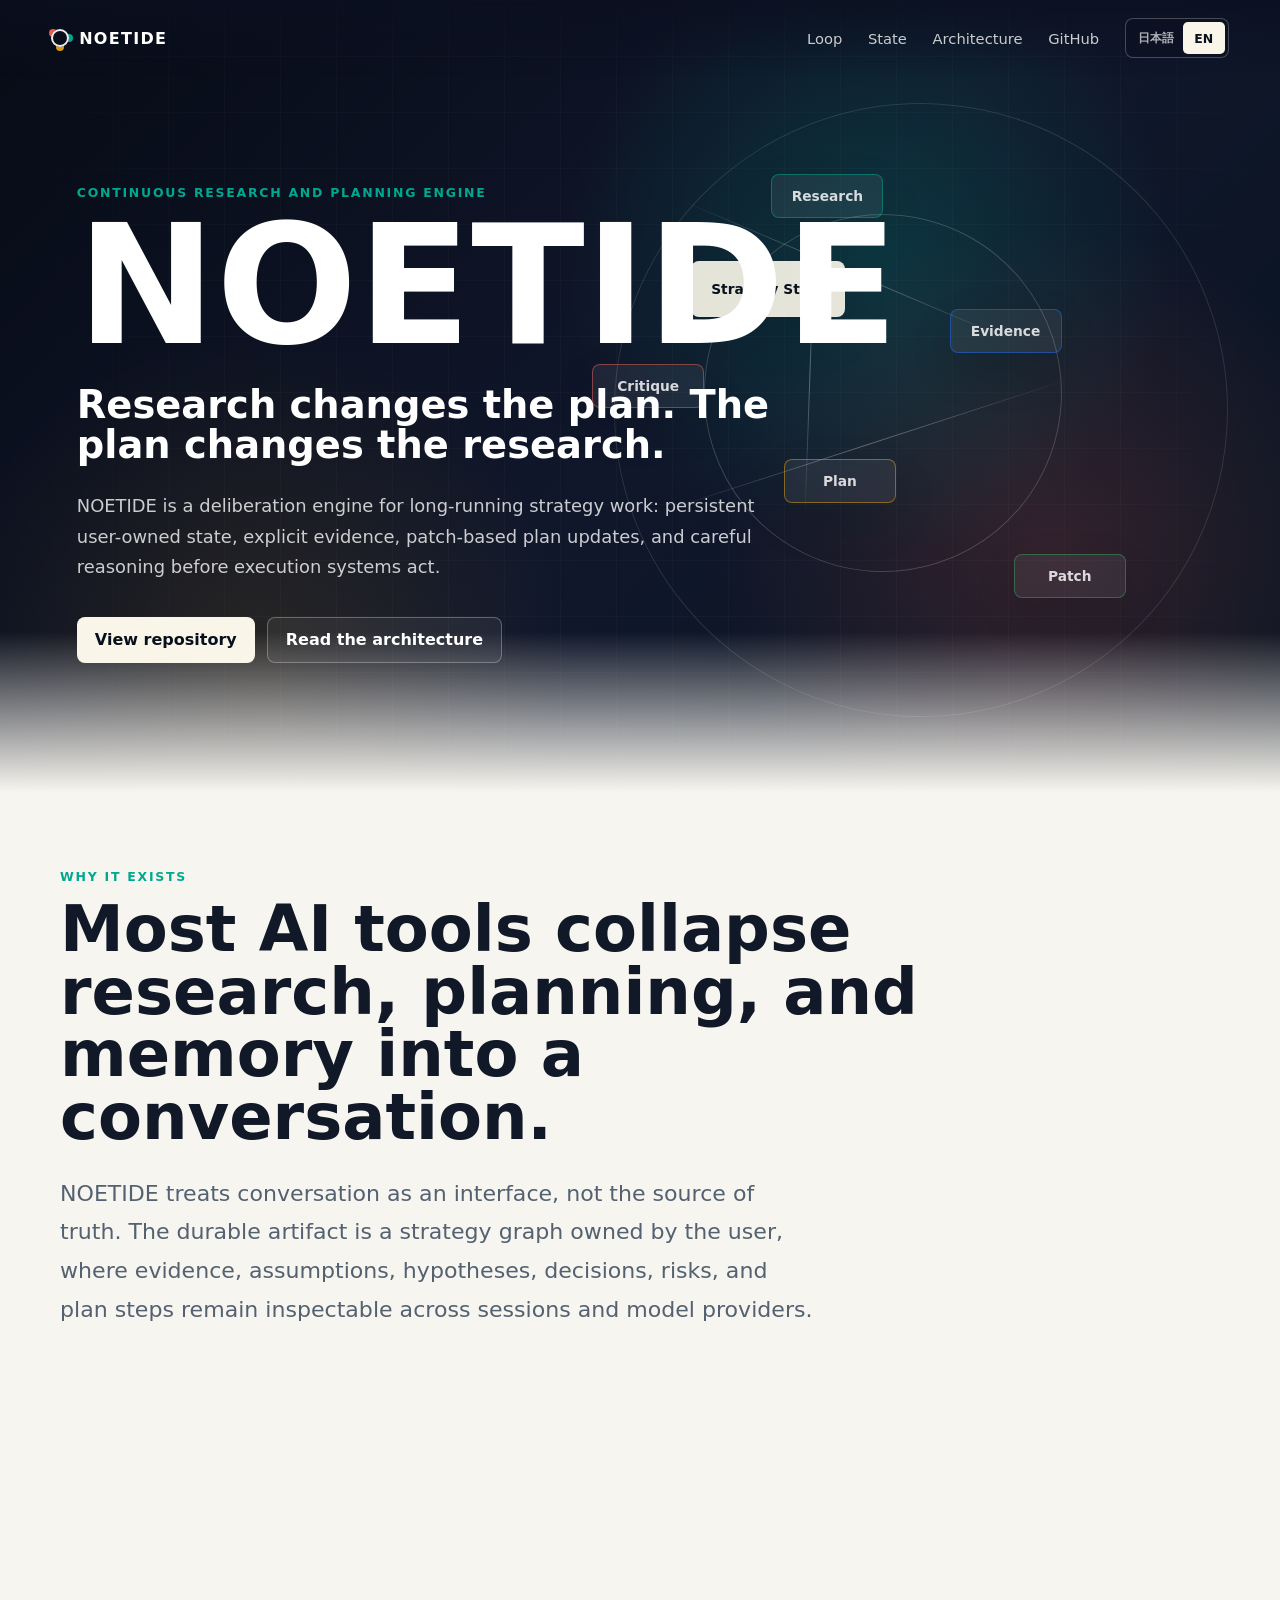
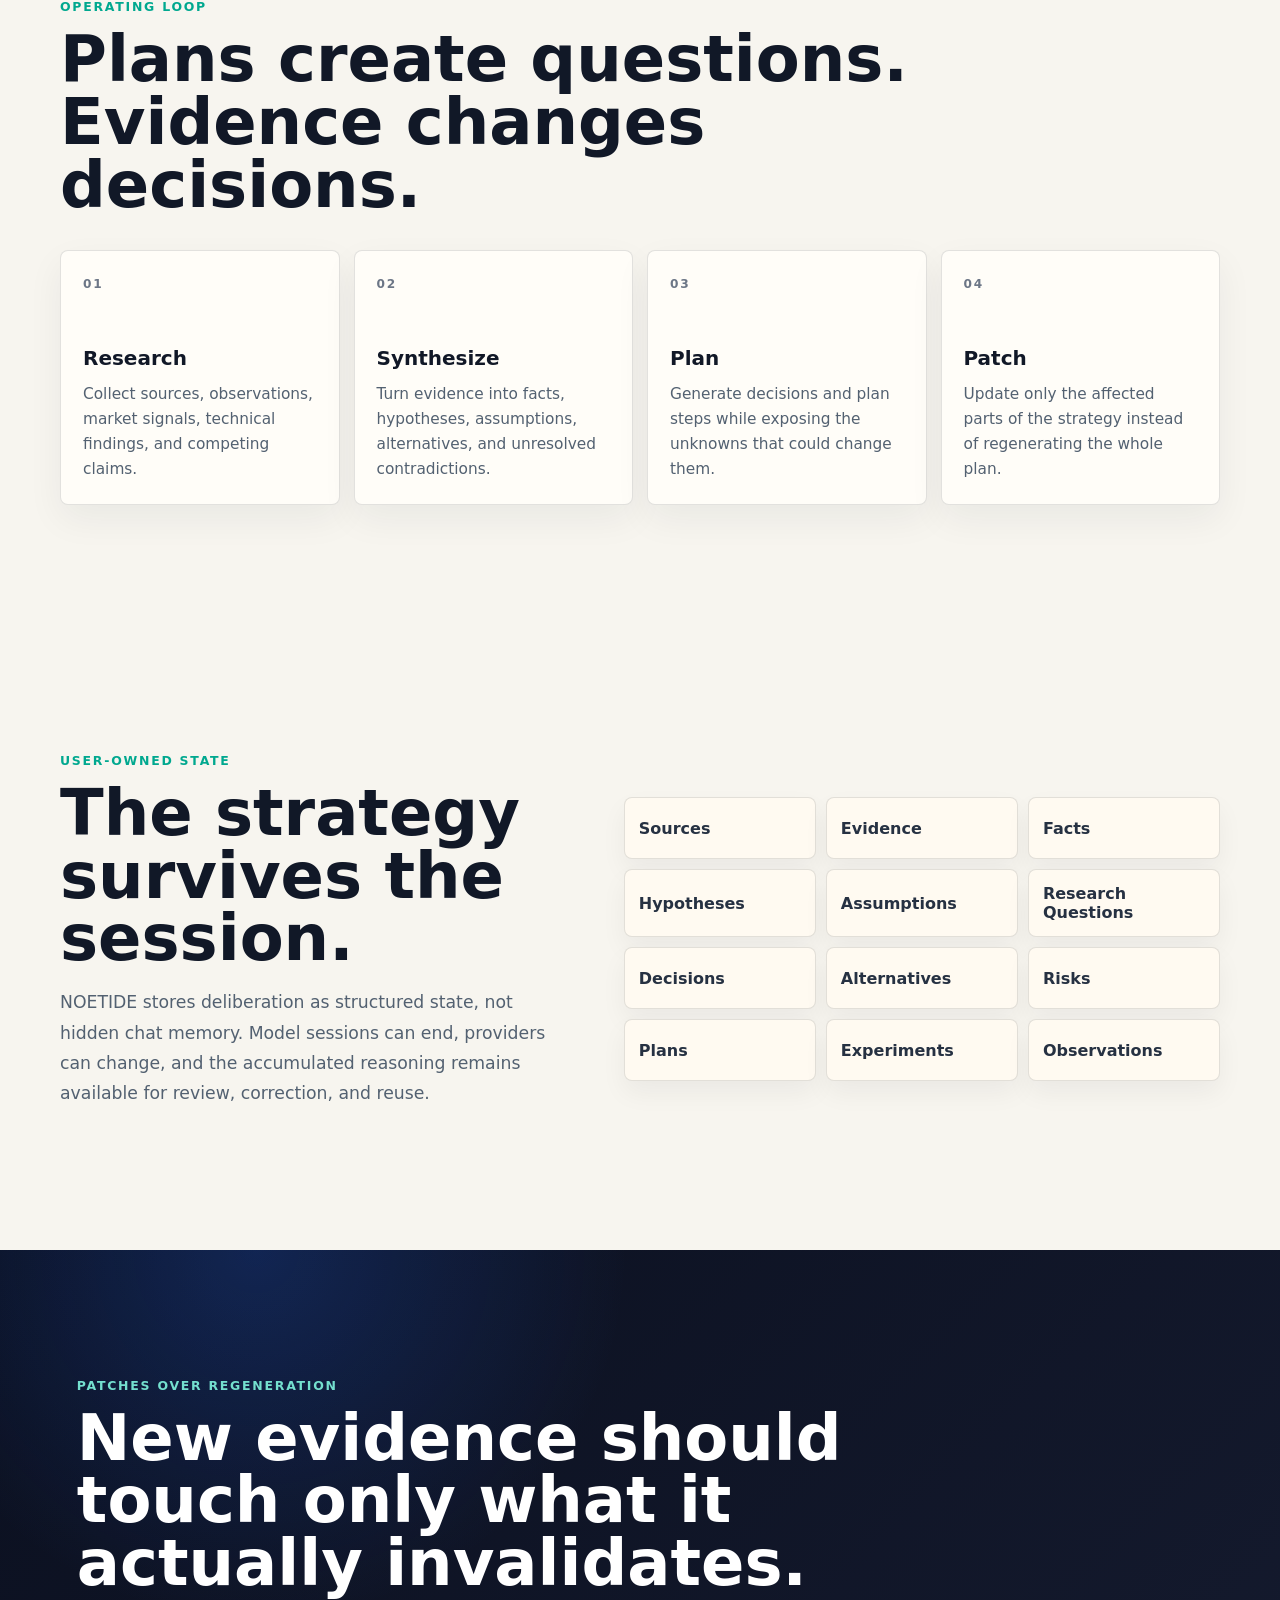
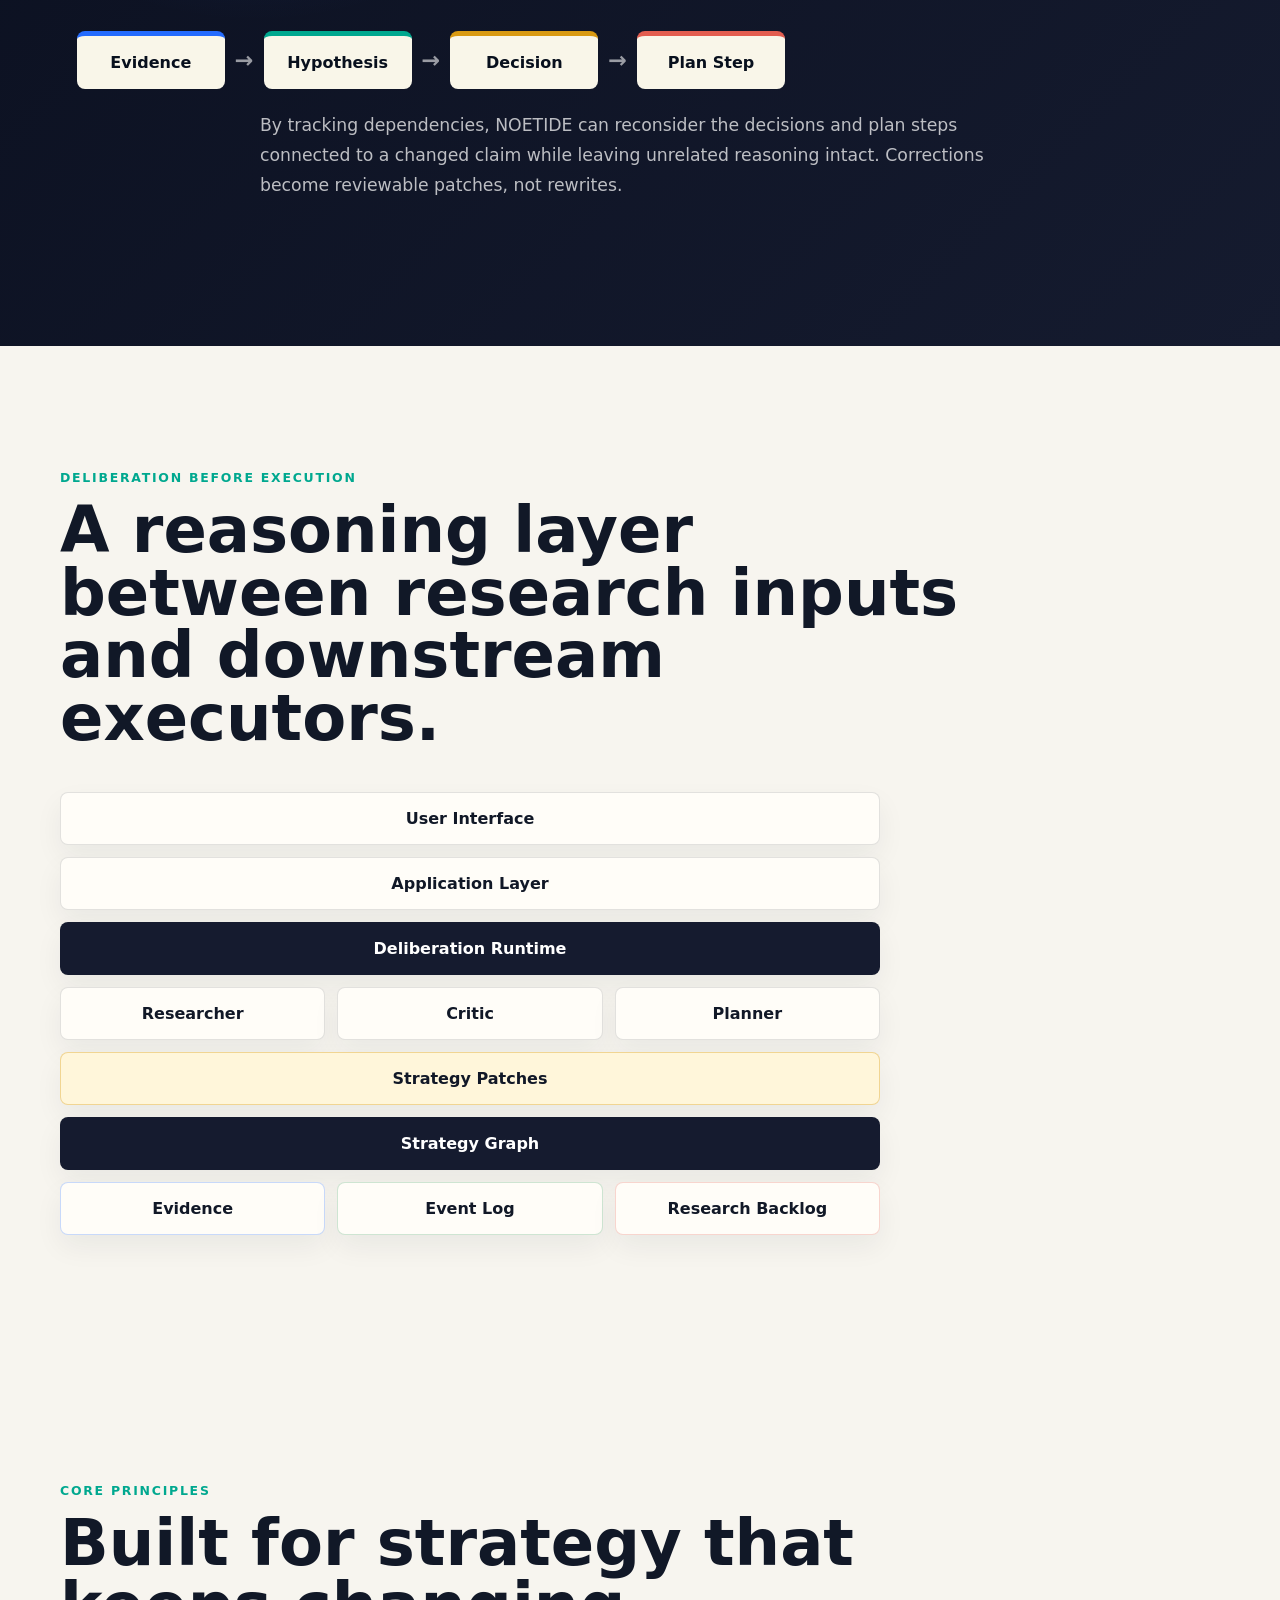
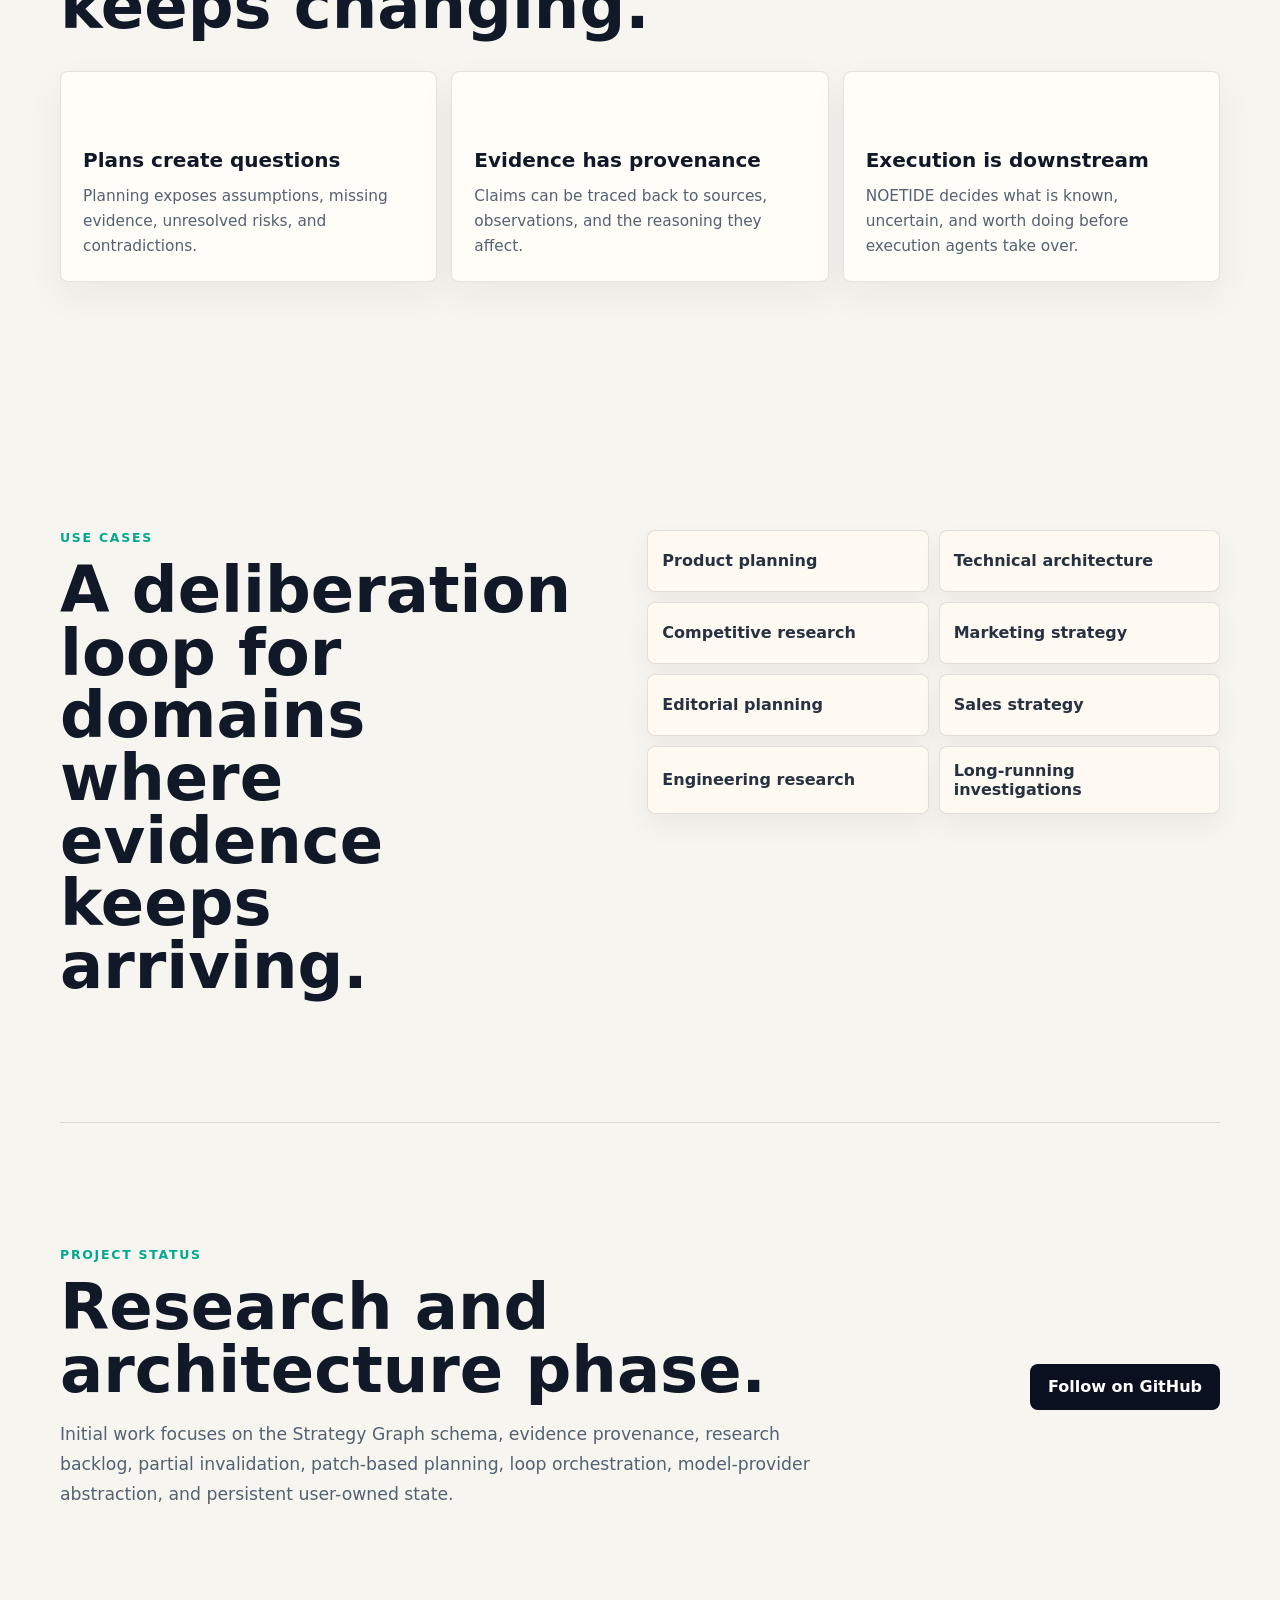
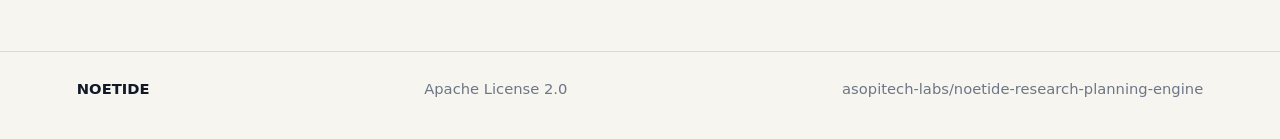
<file: index.html>
<!doctype html>
<html lang="en">
  <head>
    <meta charset="utf-8" />
    <meta name="viewport" content="width=device-width, initial-scale=1" />
    <title>NOETIDE | Continuous Research and Planning Engine</title>
    <meta
      name="description"
      content="NOETIDE is a continuous research and planning engine where research changes the plan and the plan changes the research."
    />
    <meta property="og:title" content="NOETIDE" />
    <meta
      property="og:description"
      content="User-owned strategy state, patch-based planning, and deliberation before execution."
    />
    <meta property="og:type" content="website" />
    <meta name="theme-color" content="#0b1020" />
    <link rel="stylesheet" href="./styles.css?v=20260923" />
  </head>
  <body>
    <header class="site-header" aria-label="Primary navigation">
      <a class="brand" href="#top" aria-label="NOETIDE home">
        <span class="brand-mark" aria-hidden="true"></span>
        <span>NOETIDE</span>
      </a>
      <div class="header-actions">
        <nav class="nav-links" aria-label="Page sections">
        <a href="#loop">Loop</a>
        <a href="#state">State</a>
        <a href="#architecture">Architecture</a>
        <a href="https://github.com/asopitech-labs/noetide-research-planning-engine">GitHub</a>
      </nav>
        <div class="language-switch" id="language-switch" role="group" aria-label="Language">
          <button type="button" data-language="ja" aria-pressed="false">日本語</button>
          <button type="button" data-language="en" aria-pressed="true">EN</button>
        </div>
      </div>
    </header>

    <main id="top">
      <section class="hero" aria-labelledby="hero-title">
        <div class="hero-graph" aria-hidden="true">
          <div class="orbit orbit-one"></div>
          <div class="orbit orbit-two"></div>
          <div class="graph-line line-a"></div>
          <div class="graph-line line-b"></div>
          <div class="graph-line line-c"></div>
          <div class="graph-node node-research">Research</div>
          <div class="graph-node node-evidence">Evidence</div>
          <div class="graph-node node-plan">Plan</div>
          <div class="graph-node node-critique">Critique</div>
          <div class="graph-node node-patch">Patch</div>
          <div class="graph-node node-state">Strategy State</div>
        </div>

        <div class="hero-content">
          <p class="eyebrow">Continuous Research and Planning Engine</p>
          <h1 id="hero-title">NOETIDE</h1>
          <p class="hero-statement">Research changes the plan. The plan changes the research.</p>
          <p class="hero-copy">
            NOETIDE is a deliberation engine for long-running strategy work: persistent user-owned state,
            explicit evidence, patch-based plan updates, and careful reasoning before execution systems act.
          </p>
          <div class="hero-actions" aria-label="Primary actions">
            <a class="button primary" href="https://github.com/asopitech-labs/noetide-research-planning-engine">View repository</a>
            <a class="button secondary" href="#architecture">Read the architecture</a>
          </div>
        </div>
      </section>

      <section class="section intro" aria-labelledby="intro-title">
        <div class="section-kicker">Why it exists</div>
        <h2 id="intro-title">Most AI tools collapse research, planning, and memory into a conversation.</h2>
        <p>
          NOETIDE treats conversation as an interface, not the source of truth. The durable artifact is a
          strategy graph owned by the user, where evidence, assumptions, hypotheses, decisions, risks, and
          plan steps remain inspectable across sessions and model providers.
        </p>
      </section>

      <section id="loop" class="section loop-section" aria-labelledby="loop-title">
        <div class="section-kicker">Operating loop</div>
        <h2 id="loop-title">Plans create questions. Evidence changes decisions.</h2>
        <div class="loop-grid">
          <article class="loop-step">
            <span class="step-number">01</span>
            <h3>Research</h3>
            <p>Collect sources, observations, market signals, technical findings, and competing claims.</p>
          </article>
          <article class="loop-step">
            <span class="step-number">02</span>
            <h3>Synthesize</h3>
            <p>Turn evidence into facts, hypotheses, assumptions, alternatives, and unresolved contradictions.</p>
          </article>
          <article class="loop-step">
            <span class="step-number">03</span>
            <h3>Plan</h3>
            <p>Generate decisions and plan steps while exposing the unknowns that could change them.</p>
          </article>
          <article class="loop-step">
            <span class="step-number">04</span>
            <h3>Patch</h3>
            <p>Update only the affected parts of the strategy instead of regenerating the whole plan.</p>
          </article>
        </div>
      </section>

      <section id="state" class="section split-section" aria-labelledby="state-title">
        <div>
          <div class="section-kicker">User-owned state</div>
          <h2 id="state-title">The strategy survives the session.</h2>
          <p>
            NOETIDE stores deliberation as structured state, not hidden chat memory. Model sessions can end,
            providers can change, and the accumulated reasoning remains available for review, correction, and reuse.
          </p>
        </div>
        <div class="state-board" aria-label="Strategy state object types">
          <span>Sources</span>
          <span>Evidence</span>
          <span>Facts</span>
          <span>Hypotheses</span>
          <span>Assumptions</span>
          <span>Research Questions</span>
          <span>Decisions</span>
          <span>Alternatives</span>
          <span>Risks</span>
          <span>Plans</span>
          <span>Experiments</span>
          <span>Observations</span>
        </div>
      </section>

      <section class="section patch-section" aria-labelledby="patch-title">
        <div class="section-kicker">Patches over regeneration</div>
        <h2 id="patch-title">New evidence should touch only what it actually invalidates.</h2>
        <div class="patch-flow" aria-label="Evidence to patch dependency flow">
          <div class="patch-item evidence">Evidence</div>
          <div class="patch-arrow" aria-hidden="true">&rarr;</div>
          <div class="patch-item hypothesis">Hypothesis</div>
          <div class="patch-arrow" aria-hidden="true">&rarr;</div>
          <div class="patch-item decision">Decision</div>
          <div class="patch-arrow" aria-hidden="true">&rarr;</div>
          <div class="patch-item plan">Plan Step</div>
        </div>
        <p>
          By tracking dependencies, NOETIDE can reconsider the decisions and plan steps connected to a changed
          claim while leaving unrelated reasoning intact. Corrections become reviewable patches, not rewrites.
        </p>
      </section>

      <section id="architecture" class="section architecture-section" aria-labelledby="architecture-title">
        <div class="section-kicker">Deliberation before execution</div>
        <h2 id="architecture-title">A reasoning layer between research inputs and downstream executors.</h2>
        <div class="architecture-map" aria-label="NOETIDE architecture map">
          <div class="arch-layer ui">User Interface</div>
          <div class="arch-layer app">Application Layer</div>
          <div class="arch-layer runtime">Deliberation Runtime</div>
          <div class="arch-roles">
            <span>Researcher</span>
            <span>Critic</span>
            <span>Planner</span>
          </div>
          <div class="arch-layer patches">Strategy Patches</div>
          <div class="arch-layer graph">Strategy Graph</div>
          <div class="arch-roles bottom">
            <span>Evidence</span>
            <span>Event Log</span>
            <span>Research Backlog</span>
          </div>
        </div>
      </section>

      <section class="section principles-section" aria-labelledby="principles-title">
        <div class="section-kicker">Core principles</div>
        <h2 id="principles-title">Built for strategy that keeps changing.</h2>
        <div class="principles-grid">
          <article>
            <h3>Plans create questions</h3>
            <p>Planning exposes assumptions, missing evidence, unresolved risks, and contradictions.</p>
          </article>
          <article>
            <h3>Evidence has provenance</h3>
            <p>Claims can be traced back to sources, observations, and the reasoning they affect.</p>
          </article>
          <article>
            <h3>Execution is downstream</h3>
            <p>NOETIDE decides what is known, uncertain, and worth doing before execution agents take over.</p>
          </article>
        </div>
      </section>

      <section class="section use-cases" aria-labelledby="use-cases-title">
        <div>
          <div class="section-kicker">Use cases</div>
          <h2 id="use-cases-title">A deliberation loop for domains where evidence keeps arriving.</h2>
        </div>
        <ul class="case-list" aria-label="Potential NOETIDE use cases">
          <li>Product planning</li>
          <li>Technical architecture</li>
          <li>Competitive research</li>
          <li>Marketing strategy</li>
          <li>Editorial planning</li>
          <li>Sales strategy</li>
          <li>Engineering research</li>
          <li>Long-running investigations</li>
        </ul>
      </section>

      <section class="section status-section" aria-labelledby="status-title">
        <div class="status-copy">
          <div class="section-kicker">Project status</div>
          <h2 id="status-title">Research and architecture phase.</h2>
          <p>
            Initial work focuses on the Strategy Graph schema, evidence provenance, research backlog,
            partial invalidation, patch-based planning, loop orchestration, model-provider abstraction,
            and persistent user-owned state.
          </p>
        </div>
        <a class="button primary" href="https://github.com/asopitech-labs/noetide-research-planning-engine">Follow on GitHub</a>
      </section>
    </main>

    <footer class="site-footer">
      <span>NOETIDE</span>
      <span>Apache License 2.0</span>
      <a href="https://github.com/asopitech-labs/noetide-research-planning-engine">asopitech-labs/noetide-research-planning-engine</a>
    </footer>

    <script>
      (() => {
        const japanese = {
          ".nav-links a:nth-child(1)": "循環",
          ".nav-links a:nth-child(2)": "状態",
          ".nav-links a:nth-child(3)": "アーキテクチャ",
          ".graph-node.node-research": "調査",
          ".graph-node.node-evidence": "エビデンス",
          ".graph-node.node-plan": "計画",
          ".graph-node.node-critique": "批評",
          ".graph-node.node-patch": "パッチ",
          ".graph-node.node-state": "戦略状態",
          ".eyebrow": "継続的な調査・計画エンジン",
          ".hero-statement": "調査が計画を変える。計画が調査を変える。",
          ".hero-copy": "NOETIDEは、長期的な戦略策定のための熟考エンジンです。ユーザーが所有する永続的な状態、明示的なエビデンス、パッチによる計画更新、そして実行システムが動く前の慎重な推論を支えます。",
          ".hero-actions .primary": "リポジトリを見る",
          ".hero-actions .secondary": "アーキテクチャを読む",
          ".intro .section-kicker": "存在する理由",
          "#intro-title": "多くのAIツールは、調査・計画・記憶をひとつの会話に閉じ込めています。",
          ".intro > p": "NOETIDEでは、会話はインターフェースであり、正解の保存場所ではありません。永続する成果物はユーザーが所有する戦略グラフです。エビデンス、前提、仮説、意思決定、リスク、計画の各ステップを、セッションやモデル提供元をまたいで確認できます。",
          ".loop-section .section-kicker": "動作ループ",
          "#loop-title": "計画が問いを生み、エビデンスが意思決定を変える。",
          ".loop-step:nth-child(1) h3": "調査",
          ".loop-step:nth-child(1) p": "情報源、観察結果、市場シグナル、技術的知見、対立する主張を集めます。",
          ".loop-step:nth-child(2) h3": "統合",
          ".loop-step:nth-child(2) p": "エビデンスを事実、仮説、前提、選択肢、未解決の矛盾へ整理します。",
          ".loop-step:nth-child(3) h3": "計画",
          ".loop-step:nth-child(3) p": "意思決定と計画ステップを作り、それらを変えうる未知の要素を明らかにします。",
          ".loop-step:nth-child(4) h3": "パッチ",
          ".loop-step:nth-child(4) p": "計画全体を作り直さず、影響を受けた戦略の部分だけを更新します。",
          ".split-section .section-kicker": "ユーザー所有の状態",
          "#state-title": "戦略はセッションが終わっても残る。",
          ".split-section > div:first-child > p": "NOETIDEは、熟考の過程を隠れたチャット記憶ではなく、構造化された状態として保存します。モデルのセッションが終了しても、提供元が変わっても、積み重ねた推論を確認・修正・再利用できます。",
          ".state-board span:nth-child(1)": "情報源",
          ".state-board span:nth-child(2)": "エビデンス",
          ".state-board span:nth-child(3)": "事実",
          ".state-board span:nth-child(4)": "仮説",
          ".state-board span:nth-child(5)": "前提",
          ".state-board span:nth-child(6)": "調査課題",
          ".state-board span:nth-child(7)": "意思決定",
          ".state-board span:nth-child(8)": "代替案",
          ".state-board span:nth-child(9)": "リスク",
          ".state-board span:nth-child(10)": "計画",
          ".state-board span:nth-child(11)": "実験",
          ".state-board span:nth-child(12)": "観察結果",
          ".patch-section .section-kicker": "再生成ではなくパッチ",
          "#patch-title": "新しいエビデンスが変えるのは、実際に無効になった部分だけ。",
          ".patch-item.evidence": "エビデンス",
          ".patch-item.hypothesis": "仮説",
          ".patch-item.decision": "意思決定",
          ".patch-item.plan": "計画ステップ",
          ".patch-section > p": "依存関係を追跡することで、NOETIDEは変化した主張につながる意思決定と計画ステップだけを再検討し、無関係な推論はそのまま残します。修正は全面的な書き直しではなく、レビュー可能なパッチになります。",
          ".architecture-section .section-kicker": "実行前の熟考",
          "#architecture-title": "調査入力と下流の実行システムをつなぐ推論レイヤー。",
          ".arch-layer.ui": "ユーザーインターフェース",
          ".arch-layer.app": "アプリケーション層",
          ".arch-layer.runtime": "熟考ランタイム",
          ".arch-roles:not(.bottom) span:nth-child(1)": "リサーチャー",
          ".arch-roles:not(.bottom) span:nth-child(2)": "批評役",
          ".arch-roles:not(.bottom) span:nth-child(3)": "プランナー",
          ".arch-layer.patches": "戦略パッチ",
          ".arch-layer.graph": "戦略グラフ",
          ".arch-roles.bottom span:nth-child(1)": "エビデンス",
          ".arch-roles.bottom span:nth-child(2)": "イベントログ",
          ".arch-roles.bottom span:nth-child(3)": "調査バックログ",
          ".principles-section .section-kicker": "基本原則",
          "#principles-title": "変わり続ける戦略のために。",
          ".principles-grid article:nth-child(1) h3": "計画が問いを生む",
          ".principles-grid article:nth-child(1) p": "計画によって、前提、不足するエビデンス、未解決のリスク、矛盾が見えてきます。",
          ".principles-grid article:nth-child(2) h3": "エビデンスの出所を残す",
          ".principles-grid article:nth-child(2) p": "主張を、その根拠となる情報源、観察結果、影響を受ける推論までたどれます。",
          ".principles-grid article:nth-child(3) h3": "実行は下流に置く",
          ".principles-grid article:nth-child(3) p": "実行エージェントが動く前に、何が既知で、何が不確かで、何を行う価値があるかをNOETIDEが判断します。",
          ".use-cases .section-kicker": "ユースケース",
          "#use-cases-title": "エビデンスが増え続ける領域のための熟考ループ。",
          ".case-list li:nth-child(1)": "プロダクト計画",
          ".case-list li:nth-child(2)": "技術アーキテクチャ",
          ".case-list li:nth-child(3)": "競合調査",
          ".case-list li:nth-child(4)": "マーケティング戦略",
          ".case-list li:nth-child(5)": "編集計画",
          ".case-list li:nth-child(6)": "営業戦略",
          ".case-list li:nth-child(7)": "エンジニアリング調査",
          ".case-list li:nth-child(8)": "長期的な調査",
          ".status-section .section-kicker": "プロジェクト状況",
          "#status-title": "調査・アーキテクチャ設計フェーズ。",
          ".status-copy > p": "初期段階では、戦略グラフのスキーマ、エビデンスの出所、調査バックログ、部分的な無効化、パッチによる計画、ループの制御、モデル提供元の抽象化、ユーザー所有の永続的な状態に取り組みます。",
          ".status-section .button": "GitHubでフォロー"
        };

        const japaneseAttributes = {
          ".site-header": {"aria-label": "主要ナビゲーション"},
          ".brand": {"aria-label": "NOETIDE ホーム"},
          ".nav-links": {"aria-label": "ページ内セクション"},
          ".hero-actions": {"aria-label": "主要アクション"},
          ".state-board": {"aria-label": "戦略状態のオブジェクト種別"},
          ".patch-flow": {"aria-label": "エビデンスからパッチまでの依存関係"},
          ".architecture-map": {"aria-label": "NOETIDE アーキテクチャ図"},
          ".case-list": {"aria-label": "NOETIDEの想定ユースケース"},
          "#language-switch": {"aria-label": "言語"}
        };

        const elements = Object.fromEntries(
          Object.keys(japanese).map((selector) => [selector, document.querySelector(selector)])
        );
        const english = Object.fromEntries(
          Object.entries(elements).map(([selector, element]) => [selector, element ? element.textContent : ""])
        );
        const attributeElements = Object.fromEntries(
          Object.keys(japaneseAttributes).map((selector) => [selector, document.querySelector(selector)])
        );
        const englishAttributes = {};
        Object.entries(japaneseAttributes).forEach(([selector, attributes]) => {
          englishAttributes[selector] = {};
          Object.keys(attributes).forEach((name) => {
            englishAttributes[selector][name] = attributeElements[selector]?.getAttribute(name) || "";
          });
        });

        const descriptions = {
          en: "NOETIDE is a continuous research and planning engine where research changes the plan and the plan changes the research.",
          ja: "NOETIDEは、調査が計画を変え、計画が調査を変える、継続的な調査・計画エンジンです。"
        };
        const ogDescriptions = {
          en: "User-owned strategy state, patch-based planning, and deliberation before execution.",
          ja: "ユーザー所有の戦略状態、パッチによる計画更新、そして実行前の熟考。"
        };
        const titles = {
          en: "NOETIDE | Continuous Research and Planning Engine",
          ja: "NOETIDE | 継続的な調査・計画エンジン"
        };

        function applyLanguage(language) {
          const isJapanese = language === "ja";
          Object.entries(elements).forEach(([selector, element]) => {
            if (element) element.textContent = isJapanese ? japanese[selector] : english[selector];
          });
          Object.entries(attributeElements).forEach(([selector, element]) => {
            if (!element) return;
            const values = isJapanese ? japaneseAttributes[selector] : englishAttributes[selector];
            Object.entries(values).forEach(([name, value]) => element.setAttribute(name, value));
          });

          document.documentElement.lang = language;
          document.title = titles[language];
          document.querySelector('meta[name="description"]').content = descriptions[language];
          document.querySelector('meta[property="og:description"]').content = ogDescriptions[language];
          document.querySelectorAll("[data-language]").forEach((button) => {
            button.setAttribute("aria-pressed", String(button.dataset.language === language));
          });
          try {
            localStorage.setItem("noetide-language", language);
          } catch (_) {}
        }

        document.querySelectorAll("[data-language]").forEach((button) => {
          button.addEventListener("click", () => applyLanguage(button.dataset.language));
        });

        let preferredLanguage = "en";
        try {
          preferredLanguage =
            localStorage.getItem("noetide-language") ||
            (navigator.language.toLowerCase().startsWith("ja") ? "ja" : "en");
        } catch (_) {
          preferredLanguage = navigator.language.toLowerCase().startsWith("ja") ? "ja" : "en";
        }
        applyLanguage(preferredLanguage === "ja" ? "ja" : "en");
      })();
    </script>
  </body>
</html>
</file>
<file: styles.css>
:root {
  color-scheme: light;
  --ink: #111827;
  --muted: #536171;
  --quiet: #6c7686;
  --paper: #f7f5ef;
  --paper-strong: #fffdf8;
  --line: rgba(17, 24, 39, 0.12);
  --blue: #246bfe;
  --teal: #00a88f;
  --coral: #e35d4f;
  --amber: #d99a12;
  --green: #3c9a5f;
  --night: #0b1020;
  --night-soft: #151b2f;
  --radius: 8px;
  --shadow: 0 24px 70px rgba(20, 27, 43, 0.16);
  font-family:
    Inter, ui-sans-serif, system-ui, -apple-system, BlinkMacSystemFont, "Segoe UI", sans-serif;
}

* {
  box-sizing: border-box;
}

html {
  scroll-behavior: smooth;
}

body {
  margin: 0;
  color: var(--ink);
  background: var(--paper);
  letter-spacing: 0;
}

body::selection {
  color: #fff;
  background: var(--blue);
}

a {
  color: inherit;
  text-decoration: none;
}

.site-header {
  position: fixed;
  z-index: 20;
  top: 0;
  left: 0;
  right: 0;
  display: flex;
  align-items: center;
  justify-content: space-between;
  gap: 24px;
  padding: 18px clamp(18px, 4vw, 56px);
  color: #fff;
  background: linear-gradient(180deg, rgba(11, 16, 32, 0.82), rgba(11, 16, 32, 0));
}

.brand,
.nav-links {
  display: flex;
  align-items: center;
}

.brand {
  gap: 10px;
  font-weight: 760;
  letter-spacing: 0.08em;
}

.brand-mark {
  width: 18px;
  height: 18px;
  border: 2px solid rgba(255, 255, 255, 0.92);
  border-radius: 50%;
  box-shadow:
    9px 0 0 -5px var(--teal),
    0 9px 0 -5px var(--amber),
    -7px -5px 0 -5px var(--coral);
}

.nav-links {
  gap: clamp(12px, 2vw, 28px);
  font-size: 0.92rem;
  color: rgba(255, 255, 255, 0.78);
}

.nav-links a {
  padding: 8px 0;
}

.nav-links a:hover {
  color: #fff;
}

.hero {
  position: relative;
  min-height: 88svh;
  display: grid;
  align-items: center;
  overflow: hidden;
  padding: 128px clamp(22px, 6vw, 92px) 72px;
  color: #fff;
  background:
    radial-gradient(circle at 68% 32%, rgba(0, 168, 143, 0.22), transparent 30%),
    radial-gradient(circle at 82% 70%, rgba(227, 93, 79, 0.18), transparent 28%),
    radial-gradient(circle at 20% 82%, rgba(217, 154, 18, 0.12), transparent 26%),
    linear-gradient(135deg, #070b16 0%, #10172b 52%, #091421 100%);
}

.hero::before {
  content: "";
  position: absolute;
  inset: 0;
  opacity: 0.18;
  background-image:
    linear-gradient(rgba(255, 255, 255, 0.12) 1px, transparent 1px),
    linear-gradient(90deg, rgba(255, 255, 255, 0.12) 1px, transparent 1px);
  background-size: 56px 56px;
  mask-image: linear-gradient(90deg, transparent, #000 18%, #000 88%, transparent);
}

.hero::after {
  content: "";
  position: absolute;
  left: 0;
  right: 0;
  bottom: 0;
  height: 160px;
  background: linear-gradient(180deg, rgba(247, 245, 239, 0), var(--paper));
}

.hero-content {
  position: relative;
  z-index: 2;
  width: min(780px, 100%);
}

.eyebrow,
.section-kicker {
  margin: 0 0 14px;
  color: var(--teal);
  font-size: 0.78rem;
  font-weight: 800;
  letter-spacing: 0.14em;
  text-transform: uppercase;
}

.hero h1 {
  margin: 0;
  font-size: clamp(4.7rem, 13vw, 11rem);
  line-height: 0.86;
  letter-spacing: 0;
}

.hero-statement {
  max-width: 700px;
  margin: 28px 0 0;
  font-size: clamp(1.55rem, 3vw, 3.15rem);
  line-height: 1.04;
  font-weight: 760;
  letter-spacing: 0;
}

.hero-copy {
  max-width: 690px;
  margin: 26px 0 0;
  color: rgba(255, 255, 255, 0.78);
  font-size: clamp(1.02rem, 1.4vw, 1.28rem);
  line-height: 1.7;
}

.hero-actions {
  display: flex;
  flex-wrap: wrap;
  gap: 12px;
  margin-top: 34px;
}

.button {
  display: inline-flex;
  min-height: 46px;
  align-items: center;
  justify-content: center;
  border-radius: var(--radius);
  padding: 12px 18px;
  font-weight: 760;
  line-height: 1.1;
  transition:
    transform 180ms ease,
    border-color 180ms ease,
    background 180ms ease;
}

.button:hover {
  transform: translateY(-2px);
}

.button.primary {
  color: #08101d;
  background: #f9f6e9;
}

.button.secondary {
  color: #fff;
  border: 1px solid rgba(255, 255, 255, 0.28);
  background: rgba(255, 255, 255, 0.06);
}

.hero-graph {
  position: absolute;
  inset: 0;
  z-index: 1;
  opacity: 0.92;
}

.orbit {
  position: absolute;
  border: 1px solid rgba(255, 255, 255, 0.13);
  border-radius: 50%;
  transform: rotate(-18deg);
}

.orbit-one {
  top: 13%;
  right: 4%;
  width: min(48vw, 640px);
  height: min(48vw, 640px);
}

.orbit-two {
  top: 27%;
  right: 17%;
  width: min(28vw, 380px);
  height: min(28vw, 380px);
  border-color: rgba(255, 255, 255, 0.2);
}

.graph-node {
  position: absolute;
  display: grid;
  min-width: 112px;
  min-height: 44px;
  place-items: center;
  border: 1px solid rgba(255, 255, 255, 0.2);
  border-radius: var(--radius);
  padding: 10px 14px;
  color: rgba(255, 255, 255, 0.9);
  background: rgba(255, 255, 255, 0.07);
  box-shadow: 0 18px 50px rgba(0, 0, 0, 0.18);
  backdrop-filter: blur(14px);
  font-size: 0.86rem;
  font-weight: 740;
  text-align: center;
}

.node-research {
  top: 22%;
  right: 31%;
  border-color: rgba(0, 168, 143, 0.56);
}

.node-evidence {
  top: 39%;
  right: 17%;
  border-color: rgba(36, 107, 254, 0.55);
}

.node-plan {
  top: 58%;
  right: 30%;
  border-color: rgba(217, 154, 18, 0.58);
}

.node-critique {
  top: 46%;
  right: 45%;
  border-color: rgba(227, 93, 79, 0.58);
}

.node-patch {
  top: 70%;
  right: 12%;
  border-color: rgba(60, 154, 95, 0.58);
}

.node-state {
  top: 33%;
  right: 34%;
  min-width: 154px;
  min-height: 56px;
  color: #08101d;
  background: #f9f6e9;
}

.graph-line {
  position: absolute;
  height: 1px;
  background: linear-gradient(90deg, transparent, rgba(255, 255, 255, 0.36), transparent);
  transform-origin: center;
}

.line-a {
  top: 34%;
  right: 20%;
  width: 360px;
  transform: rotate(23deg);
}

.line-b {
  top: 56%;
  right: 15%;
  width: 440px;
  transform: rotate(-18deg);
}

.line-c {
  top: 47%;
  right: 25%;
  width: 300px;
  transform: rotate(92deg);
}

.section {
  width: min(1160px, calc(100% - 44px));
  margin: 0 auto;
  padding: clamp(72px, 10vw, 124px) 0;
}

.section h2 {
  max-width: 900px;
  margin: 0;
  font-size: clamp(2rem, 5vw, 4.8rem);
  line-height: 0.98;
  letter-spacing: 0;
}

.section p {
  max-width: 760px;
  color: var(--muted);
  font-size: 1.08rem;
  line-height: 1.75;
}

.intro {
  padding-top: clamp(42px, 6vw, 84px);
}

.intro p {
  margin-top: 26px;
  font-size: clamp(1.1rem, 2vw, 1.38rem);
}

.loop-grid,
.principles-grid {
  display: grid;
  grid-template-columns: repeat(4, minmax(0, 1fr));
  gap: 14px;
  margin-top: 34px;
}

.loop-step,
.principles-grid article {
  min-height: 228px;
  border: 1px solid var(--line);
  border-radius: var(--radius);
  padding: 22px;
  background: var(--paper-strong);
  box-shadow: 0 14px 36px rgba(20, 27, 43, 0.06);
}

.step-number {
  color: var(--quiet);
  font-size: 0.76rem;
  font-weight: 820;
  letter-spacing: 0.14em;
}

.loop-step h3,
.principles-grid h3 {
  margin: 54px 0 12px;
  font-size: 1.25rem;
}

.loop-step p,
.principles-grid p {
  margin: 0;
  font-size: 0.96rem;
  line-height: 1.62;
}

.split-section {
  display: grid;
  grid-template-columns: minmax(0, 0.9fr) minmax(360px, 1.1fr);
  gap: clamp(28px, 6vw, 76px);
  align-items: center;
}

.state-board {
  display: grid;
  grid-template-columns: repeat(3, minmax(0, 1fr));
  gap: 10px;
}

.state-board span,
.case-list li {
  display: grid;
  min-height: 62px;
  align-items: center;
  border: 1px solid var(--line);
  border-radius: var(--radius);
  padding: 14px;
  background: #fffaf1;
  color: #263142;
  font-weight: 720;
  box-shadow: 0 12px 26px rgba(20, 27, 43, 0.05);
}

.patch-section {
  width: 100%;
  max-width: none;
  padding: clamp(78px, 10vw, 128px) clamp(22px, 6vw, 92px);
  color: #fff;
  background:
    radial-gradient(circle at 20% 0%, rgba(36, 107, 254, 0.22), transparent 30%),
    linear-gradient(135deg, #0b1020, #151b2f);
}

.patch-section > * {
  width: min(1160px, 100%);
  margin-left: auto;
  margin-right: auto;
}

.patch-section .section-kicker {
  color: #74e0cf;
}

.patch-section h2 {
  color: #fff;
}

.patch-section p {
  color: rgba(255, 255, 255, 0.72);
}

.patch-flow {
  display: grid;
  grid-template-columns: repeat(7, auto);
  gap: 10px;
  align-items: center;
  justify-content: start;
  margin-top: 36px;
  overflow-x: auto;
  padding-bottom: 4px;
}

.patch-item {
  display: grid;
  min-width: 148px;
  min-height: 58px;
  place-items: center;
  border-radius: var(--radius);
  padding: 14px 16px;
  color: #08101d;
  background: #f9f6e9;
  font-weight: 800;
}

.patch-item.evidence {
  border-top: 5px solid var(--blue);
}

.patch-item.hypothesis {
  border-top: 5px solid var(--teal);
}

.patch-item.decision {
  border-top: 5px solid var(--amber);
}

.patch-item.plan {
  border-top: 5px solid var(--coral);
}

.patch-arrow {
  color: rgba(255, 255, 255, 0.58);
  font-size: 1.4rem;
  font-weight: 700;
}

.architecture-section {
  text-align: left;
}

.architecture-map {
  display: grid;
  gap: 12px;
  max-width: 820px;
  margin-top: 42px;
}

.arch-layer,
.arch-roles span {
  border-radius: var(--radius);
  border: 1px solid var(--line);
  padding: 16px 18px;
  background: var(--paper-strong);
  box-shadow: 0 12px 28px rgba(20, 27, 43, 0.06);
  font-weight: 760;
}

.arch-layer {
  text-align: center;
}

.arch-layer.runtime,
.arch-layer.graph {
  color: #fff;
  border-color: transparent;
  background: var(--night-soft);
}

.arch-layer.patches {
  border-color: rgba(217, 154, 18, 0.36);
  background: #fff6da;
}

.arch-roles {
  display: grid;
  grid-template-columns: repeat(3, minmax(0, 1fr));
  gap: 12px;
}

.arch-roles span {
  text-align: center;
}

.arch-roles.bottom span:nth-child(1) {
  border-color: rgba(36, 107, 254, 0.25);
}

.arch-roles.bottom span:nth-child(2) {
  border-color: rgba(60, 154, 95, 0.25);
}

.arch-roles.bottom span:nth-child(3) {
  border-color: rgba(227, 93, 79, 0.25);
}

.principles-grid {
  grid-template-columns: repeat(3, minmax(0, 1fr));
}

.principles-grid article {
  min-height: 210px;
}

.use-cases {
  display: grid;
  grid-template-columns: minmax(0, 0.9fr) minmax(380px, 1fr);
  gap: clamp(28px, 6vw, 72px);
  align-items: start;
}

.case-list {
  display: grid;
  grid-template-columns: repeat(2, minmax(0, 1fr));
  gap: 10px;
  padding: 0;
  margin: 0;
  list-style: none;
}

.status-section {
  display: flex;
  align-items: center;
  justify-content: space-between;
  gap: 28px;
  border-top: 1px solid var(--line);
}

.status-section .button.primary {
  color: #fff;
  background: var(--night);
  flex: 0 0 auto;
}

.site-footer {
  display: flex;
  flex-wrap: wrap;
  justify-content: space-between;
  gap: 14px;
  padding: 28px clamp(22px, 6vw, 92px) 42px;
  border-top: 1px solid var(--line);
  color: var(--quiet);
  font-size: 0.92rem;
}

.site-footer span:first-child {
  color: var(--ink);
  font-weight: 820;
}

@media (max-width: 900px) {
  .site-header {
    align-items: flex-start;
  }

  .nav-links {
    gap: 12px;
    font-size: 0.84rem;
  }

  .hero {
    min-height: 88svh;
    padding-top: 112px;
  }

  .hero-graph {
    opacity: 0.48;
    transform: translateX(28%);
  }

  .loop-grid,
  .principles-grid,
  .split-section,
  .use-cases {
    grid-template-columns: 1fr;
  }

  .loop-step,
  .principles-grid article {
    min-height: 180px;
  }

  .loop-step h3,
  .principles-grid h3 {
    margin-top: 32px;
  }

  .state-board {
    grid-template-columns: repeat(2, minmax(0, 1fr));
  }

  .status-section {
    align-items: flex-start;
    flex-direction: column;
  }
}

@media (max-width: 620px) {
  .site-header {
    position: absolute;
    flex-direction: column;
    gap: 8px;
  }

  .nav-links {
    width: 100%;
    justify-content: space-between;
  }

  .hero-actions,
  .button {
    width: 100%;
  }

  .hero-copy {
    font-size: 1rem;
  }

  .section {
    width: min(100% - 32px, 1160px);
  }

  .section h2 {
    line-height: 1.04;
  }

  .state-board,
  .case-list,
  .arch-roles {
    grid-template-columns: 1fr;
  }

  .state-board span,
  .case-list li {
    min-height: 54px;
  }

  .patch-flow {
    grid-template-columns: 1fr;
    align-items: stretch;
  }

  .patch-arrow {
    transform: rotate(90deg);
    text-align: center;
  }
}


.header-actions {
  display: flex;
  align-items: center;
  gap: clamp(14px, 2vw, 28px);
}

.language-switch {
  display: inline-flex;
  flex: 0 0 auto;
  padding: 3px;
  border: 1px solid rgba(255, 255, 255, 0.24);
  border-radius: 8px;
  background: rgba(11, 16, 32, 0.38);
  backdrop-filter: blur(12px);
}

.language-switch button {
  min-width: 42px;
  min-height: 32px;
  border: 0;
  border-radius: 5px;
  padding: 6px 9px;
  color: rgba(255, 255, 255, 0.68);
  background: transparent;
  font: inherit;
  font-size: 0.78rem;
  font-weight: 760;
  cursor: pointer;
}

.language-switch button:hover {
  color: #fff;
}

.language-switch button[aria-pressed="true"] {
  color: #08101d;
  background: #f9f6e9;
}

html[lang="ja"] body {
  font-family:
    "Yu Gothic UI", "Hiragino Sans", "Noto Sans JP", Meiryo, ui-sans-serif, system-ui, sans-serif;
}

html[lang="ja"] .hero-statement,
html[lang="ja"] .section h2 {
  line-height: 1.18;
}

@media (max-width: 900px) {
  .header-actions {
    gap: 12px;
  }
}

@media (max-width: 620px) {
  .header-actions {
    width: 100%;
    align-items: center;
  }

  .nav-links {
    flex: 1 1 auto;
  }

  .language-switch button {
    min-width: 38px;
    padding-inline: 7px;
  }
}

@media (max-width: 470px) {
  .nav-links a:nth-child(3) {
    display: none;
  }
}
</file>
